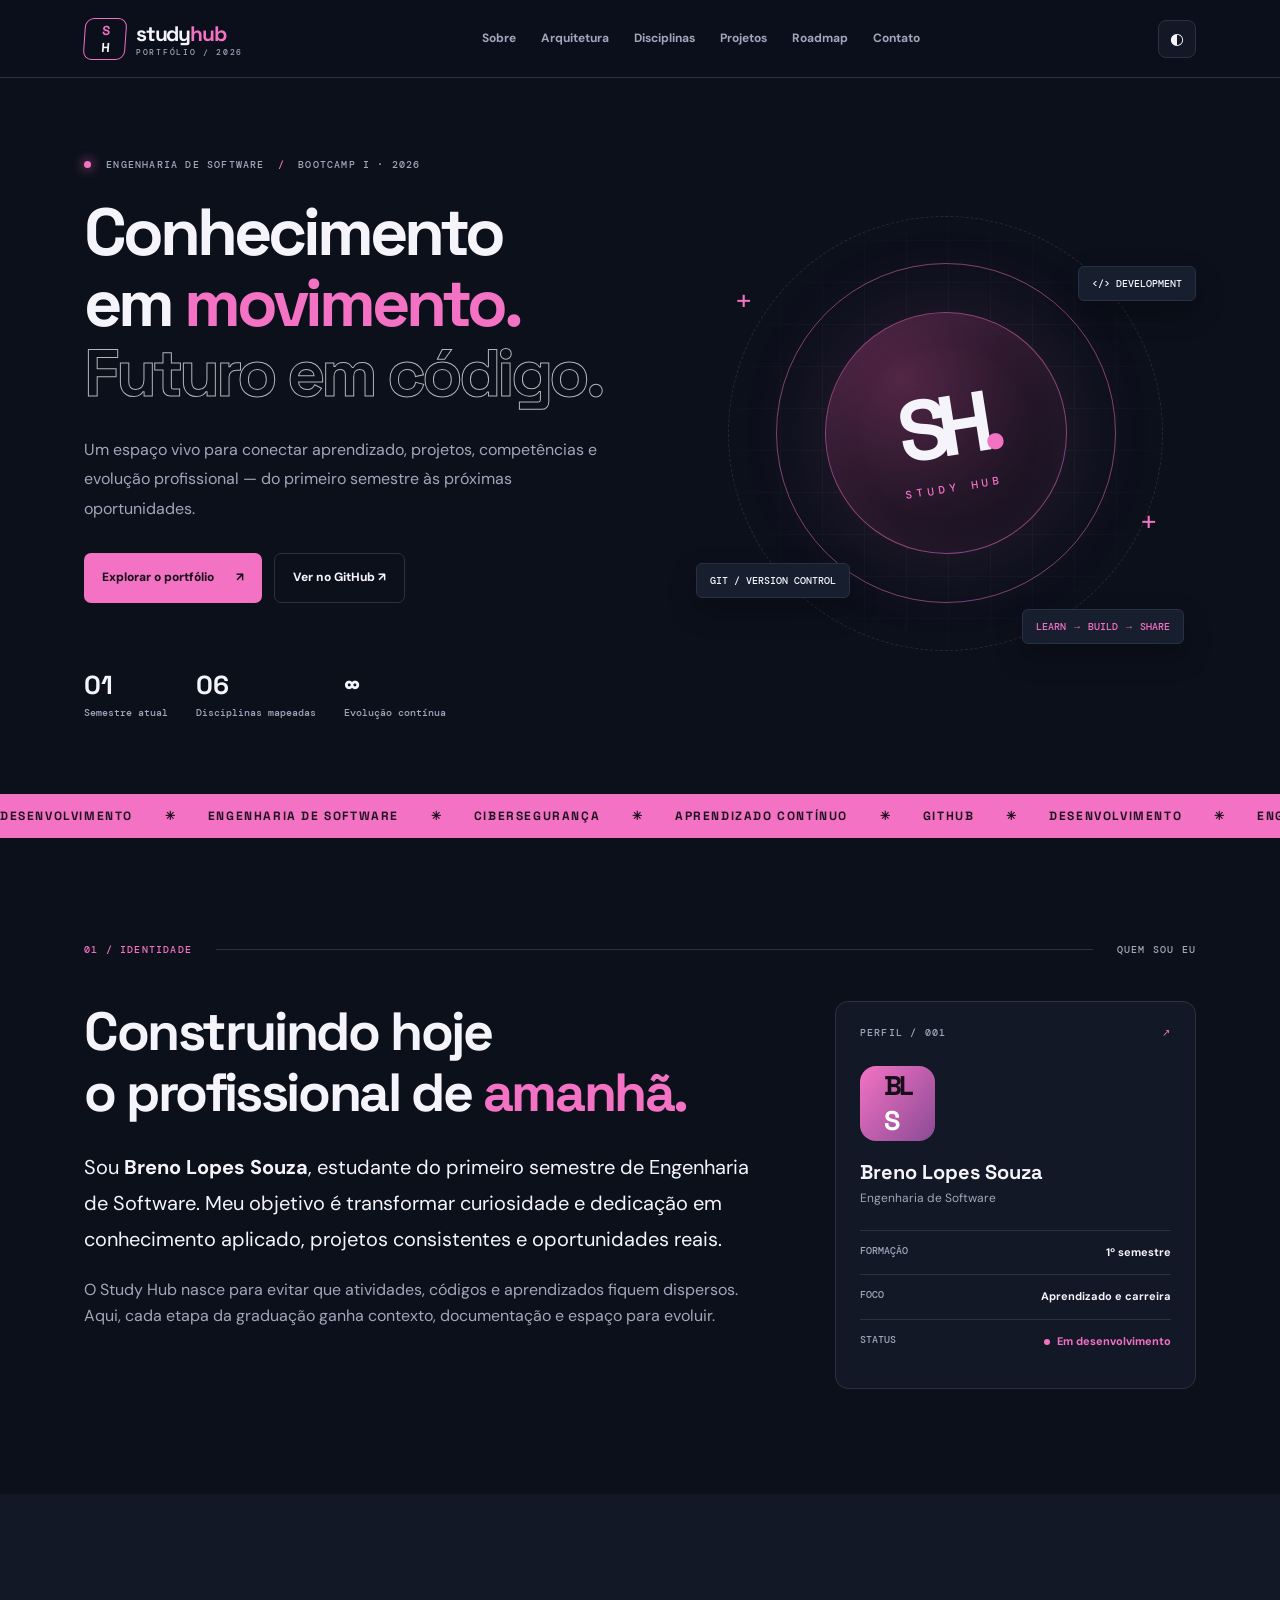
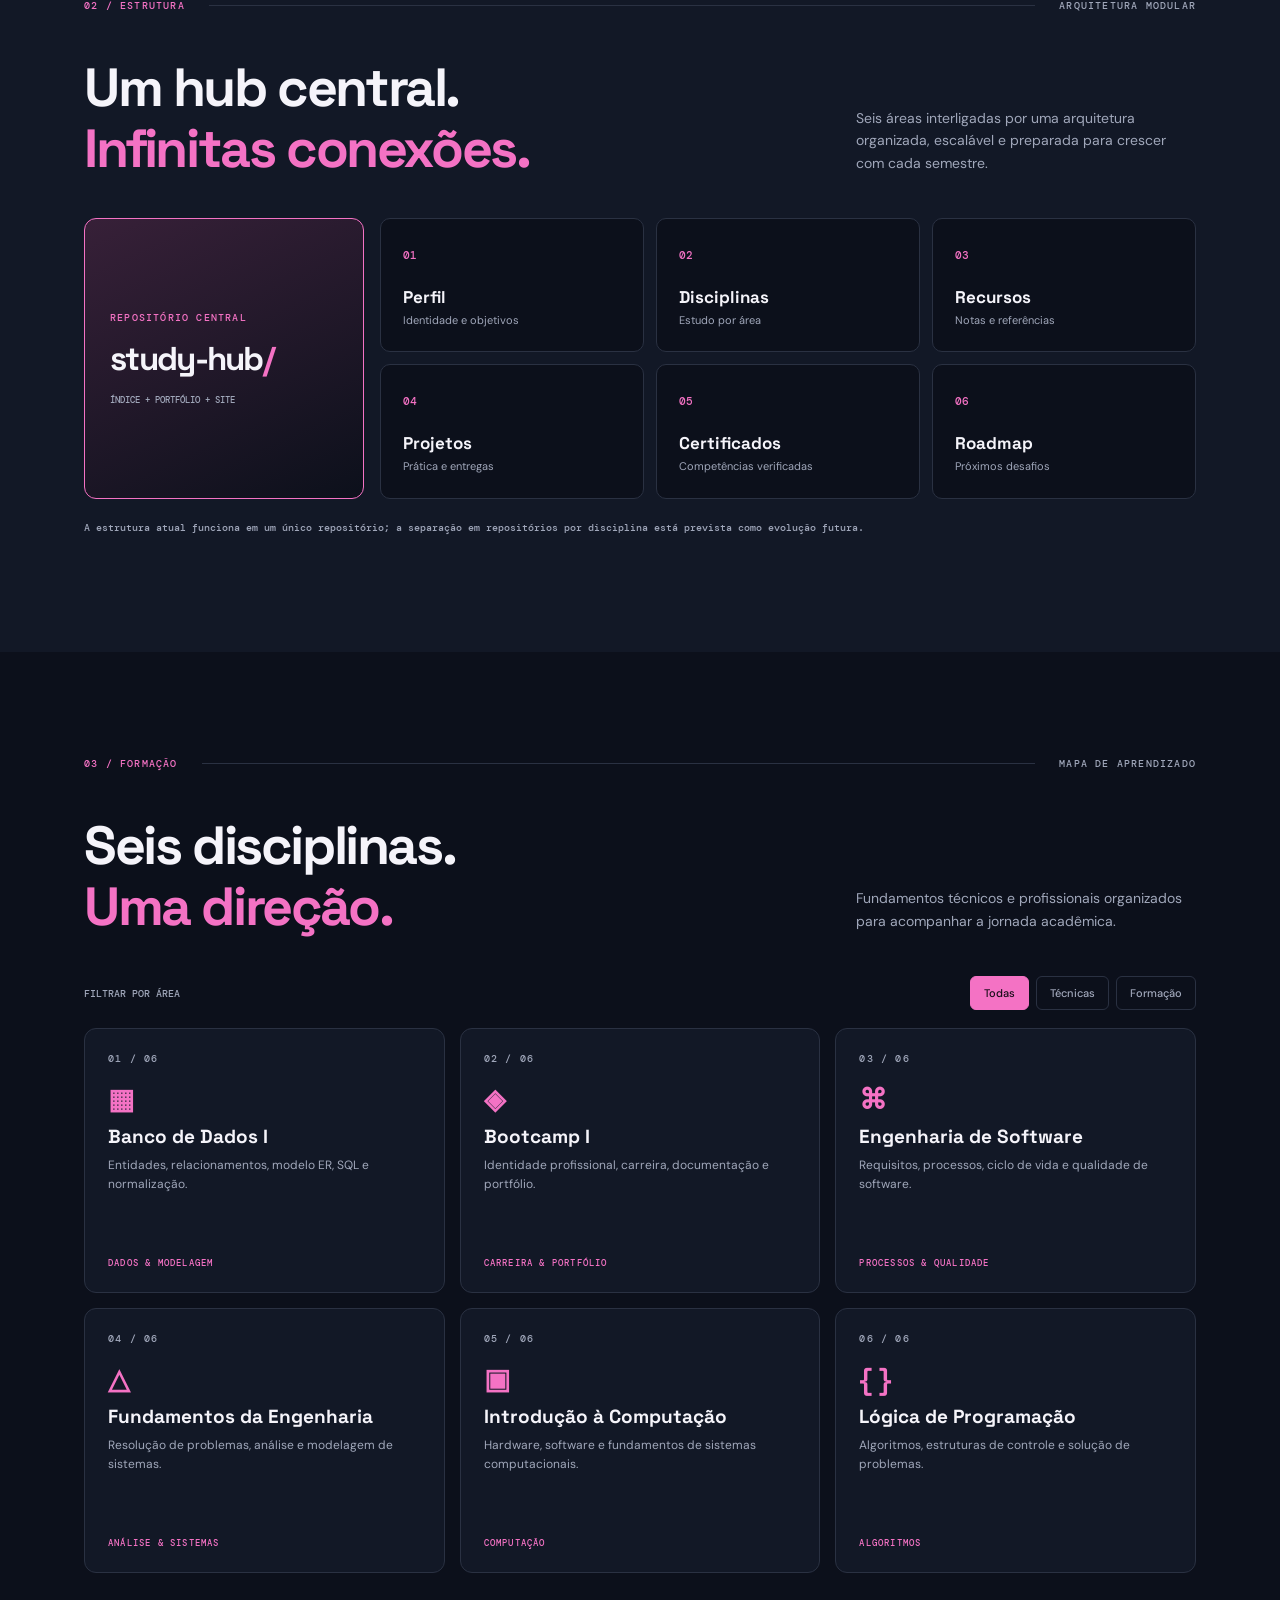
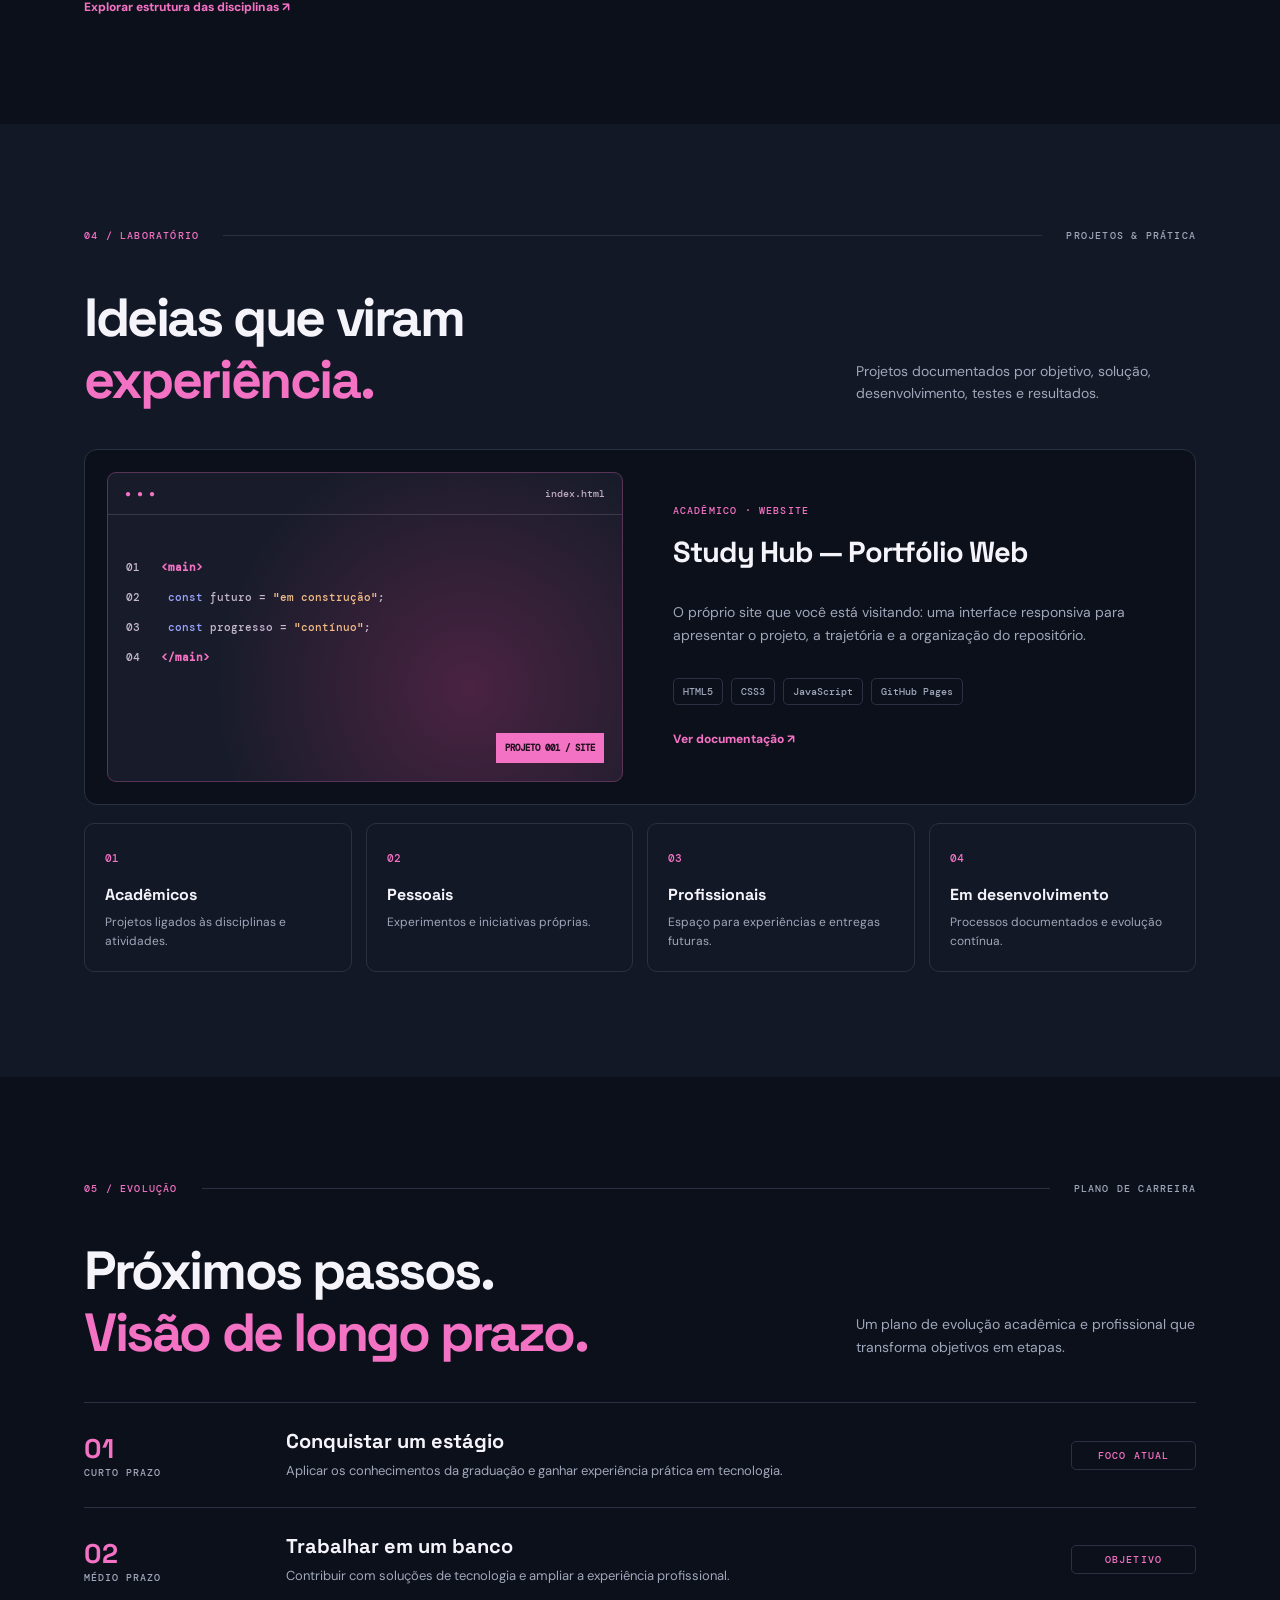
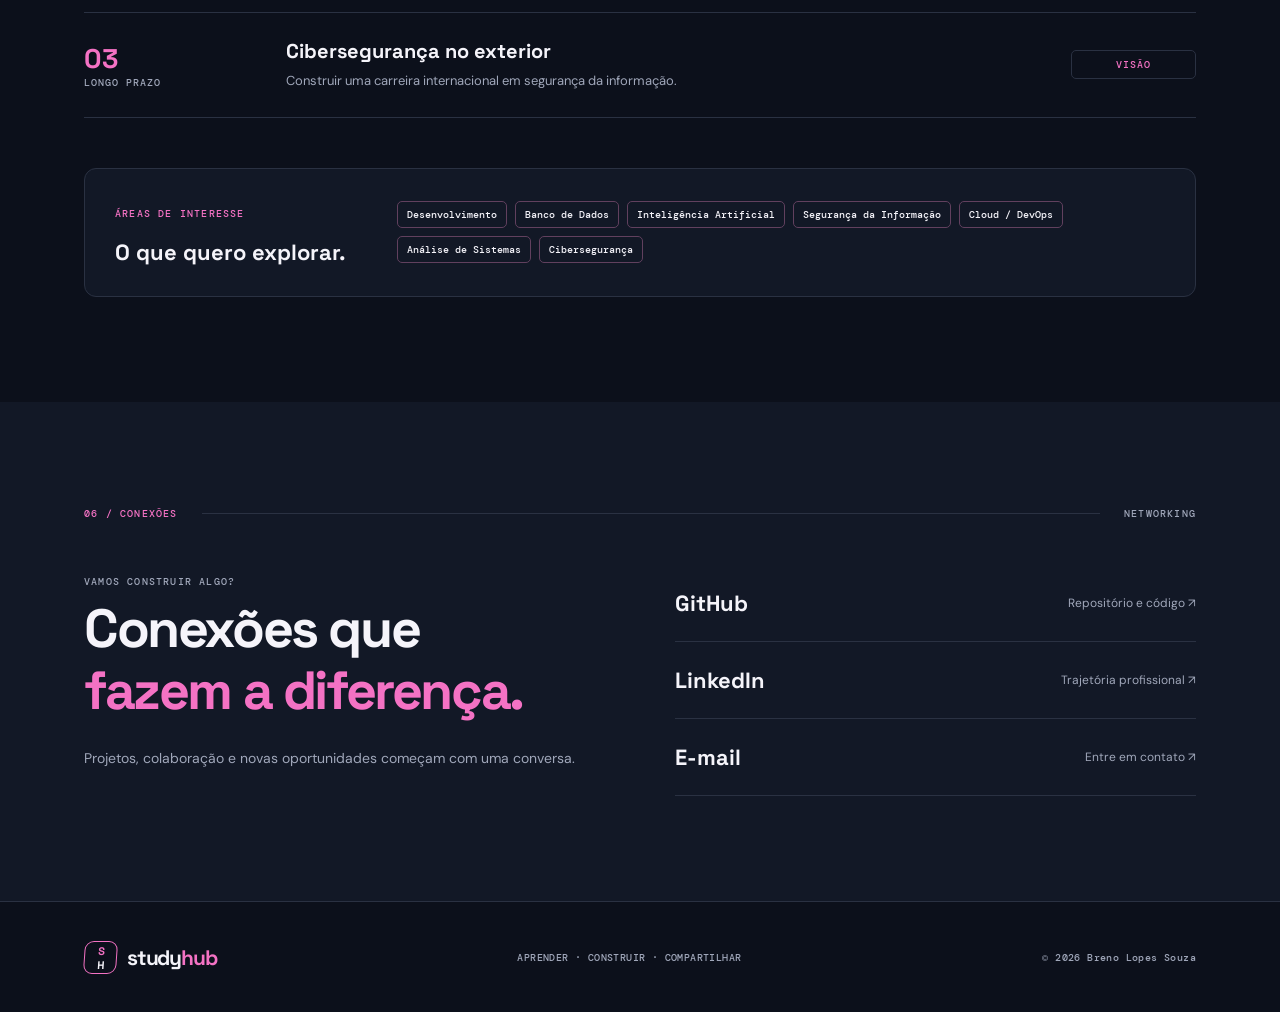
<file: docs/index.html>
<!doctype html>
<html lang="pt-BR">
<head>
  <meta charset="utf-8"><meta name="viewport" content="width=device-width, initial-scale=1">
  <meta name="description" content="Study Hub: portfólio acadêmico e profissional de Breno Lopes Souza, estudante de Engenharia de Software.">
  <meta name="theme-color" content="#0c101b"><title>Study Hub — Breno Lopes Souza</title>
  <link rel="icon" href="assets/img/favicon.svg" type="image/svg+xml">
  <link rel="stylesheet" href="assets/css/styles.css">
  <script src="assets/js/config.js" defer></script><script src="assets/js/main.js" defer></script>
</head>
<body>
<a class="skip" href="#conteudo">Pular para conteúdo</a>
<header class="header"><div class="container nav"><a class="logo" href="#inicio" aria-label="Study Hub início"><span class="logo-symbol">S<span>H</span></span><span>study<span class="pink">hub</span><small>PORTFÓLIO / 2026</small></span></a><button id="menuBtn" class="menu-btn" type="button" aria-controls="menu" aria-expanded="false" aria-label="Abrir menu">☰</button><nav id="menu" aria-label="Navegação principal"><a href="#sobre">Sobre</a><a href="#arquitetura">Arquitetura</a><a href="#disciplinas">Disciplinas</a><a href="#projetos">Projetos</a><a href="#roadmap">Roadmap</a><a href="#contato">Contato</a></nav><button id="themeBtn" class="theme-btn" type="button" aria-label="Alternar tema" title="Alternar tema">◐</button></div></header>
<main id="conteudo">
<section id="inicio" class="hero container"><div class="hero-left"><p class="eyebrow"><span class="dot"></span> ENGENHARIA DE SOFTWARE <span class="slash">/</span> BOOTCAMP I · 2026</p><h1>Conhecimento<br>em <em>movimento.</em><br><span class="outline">Futuro em código.</span></h1><p class="lead">Um espaço vivo para conectar aprendizado, projetos, competências e evolução profissional — do primeiro semestre às próximas oportunidades.</p><div class="actions"><a class="btn primary" href="#projetos">Explorar o portfólio <span>↗</span></a><a class="btn ghost" data-github href="https://github.com/">Ver no GitHub ↗</a></div><div class="hero-foot"><span><strong>01</strong> Semestre atual</span><span><strong>06</strong> Disciplinas mapeadas</span><span><strong>∞</strong> Evolução contínua</span></div></div><div class="hero-art" aria-hidden="true"><div class="art-grid"></div><div class="orbit orbit-a"></div><div class="orbit orbit-b"></div><div class="central-circle"><span class="central-monogram">SH<span>.</span></span><small>STUDY HUB</small></div><div class="float-tag tag-a">&lt;/&gt; DEVELOPMENT</div><div class="float-tag tag-b">GIT / VERSION CONTROL</div><div class="float-tag tag-c">LEARN → BUILD → SHARE</div><div class="cross cross-a">+</div><div class="cross cross-b">+</div></div></section>
<div class="ticker" aria-hidden="true"><div>DESENVOLVIMENTO <span>✳</span> ENGENHARIA DE SOFTWARE <span>✳</span> CIBERSEGURANÇA <span>✳</span> APRENDIZADO CONTÍNUO <span>✳</span> GITHUB <span>✳</span> DESENVOLVIMENTO <span>✳</span> ENGENHARIA DE SOFTWARE <span>✳</span></div></div>
<section id="sobre" class="section container"><div class="section-top"><span class="index">01 / IDENTIDADE</span><span class="section-line"></span><span class="section-aside">QUEM SOU EU</span></div><div class="about-layout"><div><h2>Construindo hoje<br>o profissional de <span class="pink">amanhã.</span></h2><p class="copy-large">Sou <strong>Breno Lopes Souza</strong>, estudante do primeiro semestre de Engenharia de Software. Meu objetivo é transformar curiosidade e dedicação em conhecimento aplicado, projetos consistentes e oportunidades reais.</p><p class="muted">O Study Hub nasce para evitar que atividades, códigos e aprendizados fiquem dispersos. Aqui, cada etapa da graduação ganha contexto, documentação e espaço para evoluir.</p></div><div class="profile-card"><div class="card-kicker">PERFIL / 001 <span>↗</span></div><div class="avatar">BL<span>S</span></div><h3>Breno Lopes Souza</h3><p>Engenharia de Software</p><div class="profile-row"><span>FORMAÇÃO</span><strong>1º semestre</strong></div><div class="profile-row"><span>FOCO</span><strong>Aprendizado e carreira</strong></div><div class="profile-row"><span>STATUS</span><strong class="status"><i></i> Em desenvolvimento</strong></div></div></div></section>
<section id="arquitetura" class="section surface"><div class="container"><div class="section-top"><span class="index">02 / ESTRUTURA</span><span class="section-line"></span><span class="section-aside">ARQUITETURA MODULAR</span></div><div class="heading-split"><h2>Um hub central.<br><span class="pink">Infinitas conexões.</span></h2><p>Seis áreas interligadas por uma arquitetura organizada, escalável e preparada para crescer com cada semestre.</p></div><div class="architecture"><div class="arch-core"><span class="mini-label">REPOSITÓRIO CENTRAL</span><strong>study-hub<span class="pink">/</span></strong><small>ÍNDICE + PORTFÓLIO + SITE</small></div><div class="arch-grid"><article><span>01</span><strong>Perfil</strong><p>Identidade e objetivos</p></article><article><span>02</span><strong>Disciplinas</strong><p>Estudo por área</p></article><article><span>03</span><strong>Recursos</strong><p>Notas e referências</p></article><article><span>04</span><strong>Projetos</strong><p>Prática e entregas</p></article><article><span>05</span><strong>Certificados</strong><p>Competências verificadas</p></article><article><span>06</span><strong>Roadmap</strong><p>Próximos desafios</p></article></div></div><p class="small-note">A estrutura atual funciona em um único repositório; a separação em repositórios por disciplina está prevista como evolução futura.</p></div></section>
<section id="disciplinas" class="section container"><div class="section-top"><span class="index">03 / FORMAÇÃO</span><span class="section-line"></span><span class="section-aside">MAPA DE APRENDIZADO</span></div><div class="heading-split"><h2>Seis disciplinas.<br><span class="pink">Uma direção.</span></h2><p>Fundamentos técnicos e profissionais organizados para acompanhar a jornada acadêmica.</p></div><div class="filter-bar"><span>FILTRAR POR ÁREA</span><div role="group" aria-label="Filtro de disciplinas"><button class="filter active" data-filter="all" type="button" aria-pressed="true">Todas</button><button class="filter" data-filter="tecnica" type="button" aria-pressed="false">Técnicas</button><button class="filter" data-filter="formacao" type="button" aria-pressed="false">Formação</button></div></div><div class="subject-grid" id="subjectGrid">
<article class="subject" data-category="tecnica"><span class="subject-num">01 / 06</span><div class="subject-icon">▦</div><h3>Banco de Dados I</h3><p>Entidades, relacionamentos, modelo ER, SQL e normalização.</p><span class="subject-tag">DADOS & MODELAGEM</span></article>
<article class="subject" data-category="formacao"><span class="subject-num">02 / 06</span><div class="subject-icon">◈</div><h3>Bootcamp I</h3><p>Identidade profissional, carreira, documentação e portfólio.</p><span class="subject-tag">CARREIRA & PORTFÓLIO</span></article>
<article class="subject" data-category="tecnica"><span class="subject-num">03 / 06</span><div class="subject-icon">⌘</div><h3>Engenharia de Software</h3><p>Requisitos, processos, ciclo de vida e qualidade de software.</p><span class="subject-tag">PROCESSOS & QUALIDADE</span></article>
<article class="subject" data-category="formacao"><span class="subject-num">04 / 06</span><div class="subject-icon">△</div><h3>Fundamentos da Engenharia</h3><p>Resolução de problemas, análise e modelagem de sistemas.</p><span class="subject-tag">ANÁLISE & SISTEMAS</span></article>
<article class="subject" data-category="tecnica"><span class="subject-num">05 / 06</span><div class="subject-icon">▣</div><h3>Introdução à Computação</h3><p>Hardware, software e fundamentos de sistemas computacionais.</p><span class="subject-tag">COMPUTAÇÃO</span></article>
<article class="subject" data-category="tecnica"><span class="subject-num">06 / 06</span><div class="subject-icon">{ }</div><h3>Lógica de Programação</h3><p>Algoritmos, estruturas de controle e solução de problemas.</p><span class="subject-tag">ALGORITMOS</span></article>
</div><a class="inline-link" data-repo-path="disciplinas/" href="https://github.com/">Explorar estrutura das disciplinas <span>↗</span></a></section>
<section id="projetos" class="section surface"><div class="container"><div class="section-top"><span class="index">04 / LABORATÓRIO</span><span class="section-line"></span><span class="section-aside">PROJETOS & PRÁTICA</span></div><div class="heading-split"><h2>Ideias que viram<br><span class="pink">experiência.</span></h2><p>Projetos documentados por objetivo, solução, desenvolvimento, testes e resultados.</p></div><div class="projects"><article class="project-feature"><div class="project-visual"><div class="visual-top"><span>● ● ●</span><span>index.html</span></div><div class="visual-code"><span>01&nbsp;&nbsp; <b>&lt;main&gt;</b></span><span>02&nbsp;&nbsp;&nbsp; <i>const</i> futuro = <em>"em construção"</em>;</span><span>03&nbsp;&nbsp;&nbsp; <i>const</i> progresso = <em>"contínuo"</em>;</span><span>04&nbsp;&nbsp; <b>&lt;/main&gt;</b></span></div><div class="visual-badge">PROJETO 001 / SITE</div></div><div class="project-info"><span class="project-type">ACADÊMICO · WEBSITE</span><h3>Study Hub — Portfólio Web</h3><p>O próprio site que você está visitando: uma interface responsiva para apresentar o projeto, a trajetória e a organização do repositório.</p><div class="pills"><span>HTML5</span><span>CSS3</span><span>JavaScript</span><span>GitHub Pages</span></div><a class="inline-link" data-repo-path="projetos/academicos/study-hub-site/" href="https://github.com/">Ver documentação ↗</a></div></article><div class="project-types"><div><span>01</span><h3>Acadêmicos</h3><p>Projetos ligados às disciplinas e atividades.</p></div><div><span>02</span><h3>Pessoais</h3><p>Experimentos e iniciativas próprias.</p></div><div><span>03</span><h3>Profissionais</h3><p>Espaço para experiências e entregas futuras.</p></div><div><span>04</span><h3>Em desenvolvimento</h3><p>Processos documentados e evolução contínua.</p></div></div></div></div></section>
<section id="roadmap" class="section container"><div class="section-top"><span class="index">05 / EVOLUÇÃO</span><span class="section-line"></span><span class="section-aside">PLANO DE CARREIRA</span></div><div class="heading-split"><h2>Próximos passos.<br><span class="pink">Visão de longo prazo.</span></h2><p>Um plano de evolução acadêmica e profissional que transforma objetivos em etapas.</p></div><div class="timeline"><div><span class="time-index">01 <small>CURTO PRAZO</small></span><div><h3>Conquistar um estágio</h3><p>Aplicar os conhecimentos da graduação e ganhar experiência prática em tecnologia.</p></div><span class="time-state">FOCO ATUAL</span></div><div><span class="time-index">02 <small>MÉDIO PRAZO</small></span><div><h3>Trabalhar em um banco</h3><p>Contribuir com soluções de tecnologia e ampliar a experiência profissional.</p></div><span class="time-state">OBJETIVO</span></div><div><span class="time-index">03 <small>LONGO PRAZO</small></span><div><h3>Cibersegurança no exterior</h3><p>Construir uma carreira internacional em segurança da informação.</p></div><span class="time-state">VISÃO</span></div></div><div class="interest-box"><div><span class="index">ÁREAS DE INTERESSE</span><h3>O que quero explorar.</h3></div><div class="interest-tags"><span>Desenvolvimento</span><span>Banco de Dados</span><span>Inteligência Artificial</span><span>Segurança da Informação</span><span>Cloud / DevOps</span><span>Análise de Sistemas</span><span>Cibersegurança</span></div></div></section>
<section id="contato" class="section contact surface"><div class="container"><div class="section-top"><span class="index">06 / CONEXÕES</span><span class="section-line"></span><span class="section-aside">NETWORKING</span></div><div class="contact-layout"><div><p class="eyebrow">VAMOS CONSTRUIR ALGO?</p><h2>Conexões que<br><em>fazem a diferença.</em></h2><p>Projetos, colaboração e novas oportunidades começam com uma conversa.</p></div><div class="contact-list"><a data-github href="https://github.com/" target="_blank" rel="noopener noreferrer"><span>GitHub</span><span>Repositório e código ↗</span></a><a data-linkedin href="https://www.linkedin.com/" target="_blank" rel="noopener noreferrer"><span>LinkedIn</span><span>Trajetória profissional ↗</span></a><a data-email href="mailto:"><span>E-mail</span><span>Entre em contato ↗</span></a></div></div></div></section>
</main><footer><div class="container footer"><a href="#inicio" class="logo"><span class="logo-symbol">S<span>H</span></span><span>study<span class="pink">hub</span></span></a><span>APRENDER · CONSTRUIR · COMPARTILHAR</span><span>© <span id="year">2026</span> Breno Lopes Souza</span></div></footer>
</body></html>
</file>
<file: docs/assets/css/styles.css>
@import url('https://fonts.googleapis.com/css2?family=DM+Mono:wght@400;500&family=DM+Sans:wght@400;500;600;700;800&family=Space+Grotesk:wght@400;500;600;700&display=swap');
:root{--bg:#0c101b;--panel:#121826;--panel2:#171e2e;--text:#f5f4fa;--muted:#a0a7ba;--border:#2a3142;--pink:#f472c4;--pink2:#fd9ddb;--ink:#090b12;--max:1160px}*{box-sizing:border-box}html{scroll-behavior:smooth;scroll-padding-top:90px}body{margin:0;background:var(--bg);color:var(--text);font-family:'DM Sans',system-ui,sans-serif;line-height:1.6}a{color:inherit;text-decoration:none}button{font:inherit}button:focus-visible,a:focus-visible{outline:2px solid var(--pink);outline-offset:4px}.container{max-width:var(--max);margin:auto;padding-left:24px;padding-right:24px}.skip{position:absolute;left:-9999px;top:10px;z-index:50;background:var(--pink);color:#111;padding:10px}.skip:focus{left:10px}.pink{color:var(--pink)}.header{height:78px;position:sticky;top:0;z-index:20;background:color-mix(in srgb,var(--bg) 93%,transparent);backdrop-filter:blur(14px);border-bottom:1px solid var(--border)}.nav{height:100%;display:flex;align-items:center;gap:25px;justify-content:space-between}.logo{display:flex;align-items:center;gap:10px;font:700 21px 'Space Grotesk',sans-serif;letter-spacing:-1.2px;white-space:nowrap}.logo-symbol{display:grid;place-content:center;width:42px;height:42px;border:1px solid var(--pink);border-radius:9px;color:var(--pink);font-size:13px;letter-spacing:-2px;transform:skew(-4deg)}.logo-symbol span{color:var(--text)}.logo small{display:block;color:var(--muted);font:500 8px 'DM Mono',monospace;letter-spacing:1.7px}.nav nav{display:flex;gap:25px;align-items:center}.nav nav a{color:var(--muted);font-size:12px;font-weight:700;transition:color .2s}.nav nav a:hover{color:var(--pink)}.theme-btn,.menu-btn{border:1px solid var(--border);background:var(--panel);color:var(--text);border-radius:8px;min-width:38px;height:38px;cursor:pointer}.menu-btn{display:none}.hero{min-height:660px;display:grid;grid-template-columns:1.08fr .92fr;gap:25px;align-items:center;padding-top:70px;padding-bottom:75px}.eyebrow,.index,.section-aside,.mini-label,.card-kicker,.subject-num,.subject-tag,.project-type,.time-state,.small-note{font:500 10px 'DM Mono',monospace;letter-spacing:1.2px}.eyebrow{color:var(--muted)}.dot{display:inline-block;background:var(--pink);width:7px;height:7px;border-radius:50%;margin-right:8px;box-shadow:0 0 12px var(--pink)}.slash{color:var(--pink);padding:0 6px}.hero h1{font:700 clamp(46px,5.2vw,72px)/1.06 'Space Grotesk',sans-serif;letter-spacing:-4px;margin:26px 0}.hero h1 em,.contact h2 em{color:var(--pink);font-style:normal}.outline{color:transparent;-webkit-text-stroke:1px color-mix(in srgb,var(--text) 72%,transparent)}.lead{max-width:540px;color:var(--muted);font-size:16px;line-height:1.85}.actions{display:flex;gap:12px;margin-top:30px;flex-wrap:wrap}.btn{display:inline-flex;align-items:center;gap:22px;padding:14px 18px;font-size:12px;font-weight:800;border-radius:7px;transition:transform .2s}.btn:hover{transform:translateY(-3px)}.btn.primary{background:var(--pink);color:#17101a}.btn.ghost{border:1px solid var(--border)}.hero-foot{display:flex;gap:28px;margin-top:65px;color:var(--muted);font:500 10px 'DM Mono',monospace}.hero-foot strong{display:block;color:var(--text);font:700 26px 'Space Grotesk';margin-bottom:4px}.hero-art{height:470px;position:relative;display:grid;place-items:center;isolation:isolate}.art-grid{position:absolute;inset:0;background-image:linear-gradient(to right,var(--border) 1px,transparent 1px),linear-gradient(to bottom,var(--border) 1px,transparent 1px);background-size:42px 42px;opacity:.32;mask-image:radial-gradient(circle,#000 20%,transparent 75%)}.orbit{position:absolute;border:1px solid color-mix(in srgb,var(--pink) 50%,transparent);border-radius:50%}.orbit-a{width:340px;height:340px}.orbit-b{width:435px;height:435px;border-style:dashed;opacity:.35}.central-circle{width:242px;height:242px;border-radius:50%;background:radial-gradient(circle at 35% 25%,#532646,#241628 55%,#0c101b 90%);border:1px solid #8c4378;box-shadow:0 0 95px #f472c422,inset 0 0 40px #f472c417;display:flex;flex-direction:column;align-items:center;justify-content:center;transform:rotate(-9deg)}.central-monogram{font:700 85px 'Space Grotesk';letter-spacing:-13px}.central-monogram span{color:var(--pink)}.central-circle small{font:500 11px 'DM Mono';letter-spacing:4px;color:var(--pink)}.float-tag{position:absolute;background:var(--panel2);border:1px solid var(--border);border-radius:6px;padding:10px 13px;font:500 10px 'DM Mono';color:var(--text);box-shadow:0 12px 28px #0004}.tag-a{top:68px;right:0}.tag-b{bottom:70px;left:0}.tag-c{bottom:24px;right:12px;color:var(--pink)}.cross{position:absolute;color:var(--pink);font-size:28px}.cross-a{left:40px;top:80px}.cross-b{right:40px;bottom:125px}.ticker{background:var(--pink);color:#201121;overflow:hidden;white-space:nowrap;font:800 12px 'Space Grotesk';letter-spacing:1.6px;padding:14px 0}.ticker div{min-width:max-content;animation:marquee 35s linear infinite}.ticker span{padding:0 27px}@keyframes marquee{to{transform:translateX(-35%)}}.section{padding-top:105px;padding-bottom:105px}.section-top{display:flex;align-items:center;gap:24px;margin-bottom:45px}.index{color:var(--pink);white-space:nowrap}.section-line{height:1px;background:var(--border);flex:1}.section-aside{color:var(--muted);white-space:nowrap}.section h2{font:700 clamp(34px,4.2vw,55px)/1.15 'Space Grotesk';letter-spacing:-2.4px;margin:0 0 25px}.about-layout{display:grid;grid-template-columns:1.3fr .7fr;gap:80px;align-items:start}.copy-large{font-size:20px;line-height:1.8;max-width:710px}.muted{color:var(--muted);max-width:710px}.profile-card{background:var(--panel);border:1px solid var(--border);padding:24px;border-radius:13px}.card-kicker{display:flex;justify-content:space-between;color:var(--muted)}.card-kicker span{color:var(--pink)}.avatar{width:75px;height:75px;border-radius:16px;background:linear-gradient(130deg,#f472c4,#8a4b95);display:grid;place-content:center;color:#180e1a;font:700 27px 'Space Grotesk';letter-spacing:-3px;margin:27px 0 18px}.avatar span{color:#fff}.profile-card h3{font:700 20px 'Space Grotesk';margin:0}.profile-card>p{color:var(--muted);font-size:12px;margin:4px 0 22px}.profile-row{display:flex;justify-content:space-between;gap:12px;border-top:1px solid var(--border);padding:13px 0;font-size:11px}.profile-row>span{color:var(--muted);font:500 10px 'DM Mono'}.profile-row strong{font-weight:700;text-align:right}.status{color:var(--pink)}.status i{display:inline-block;width:6px;height:6px;border-radius:50%;background:var(--pink);margin-right:4px}.surface{background:var(--panel)}.heading-split{display:flex;justify-content:space-between;gap:40px;align-items:end;margin-bottom:38px}.heading-split h2{margin:0}.heading-split>p{max-width:340px;color:var(--muted);font-size:14px;margin:0 0 6px}.architecture{display:grid;grid-template-columns:280px 1fr;gap:16px}.arch-core{border:1px solid var(--pink);background:linear-gradient(155deg,#372038,var(--bg));border-radius:12px;padding:25px;display:flex;flex-direction:column;justify-content:center;gap:14px;min-height:270px}.arch-core .mini-label{color:var(--pink)}.arch-core strong{font:700 33px 'Space Grotesk';letter-spacing:-1.7px}.arch-core small{font:500 9px 'DM Mono';color:var(--muted)}.arch-grid{display:grid;grid-template-columns:repeat(3,1fr);gap:12px}.arch-grid article{background:var(--bg);border:1px solid var(--border);border-radius:10px;padding:22px;transition:border-color .2s}.arch-grid article:hover{border-color:var(--pink)}.arch-grid article>span{font:500 11px 'DM Mono';color:var(--pink)}.arch-grid strong{display:block;margin-top:19px;font:700 17px 'Space Grotesk'}.arch-grid p{color:var(--muted);font-size:11px;margin:4px 0 0}.small-note{color:var(--muted);letter-spacing:0;margin-top:20px;line-height:1.8}.filter-bar{display:flex;align-items:center;justify-content:space-between;gap:12px;margin-bottom:18px;color:var(--muted);font:500 10px 'DM Mono'}.filter-bar>div{display:flex;gap:7px}.filter{border:1px solid var(--border);background:transparent;color:var(--muted);padding:9px 13px;border-radius:6px;cursor:pointer;font:500 11px 'DM Sans'}.filter.active,.filter:hover{background:var(--pink);border-color:var(--pink);color:#170d18}.subject-grid{display:grid;grid-template-columns:repeat(3,1fr);gap:15px}.subject{min-height:265px;border:1px solid var(--border);border-radius:12px;padding:23px;background:var(--panel);display:flex;flex-direction:column;transition:transform .2s,border-color .2s}.subject:hover{transform:translateY(-4px);border-color:#f472c480}.subject[hidden]{display:none}.subject-num{color:var(--muted)}.subject-icon{font:700 28px 'Space Grotesk';color:var(--pink);margin:16px 0 7px}.subject h3{font:700 19px 'Space Grotesk';margin:0 0 7px}.subject p{color:var(--muted);font-size:12px;margin:0 0 20px}.subject-tag{color:var(--pink);margin-top:auto;font-size:9px}.inline-link{display:inline-block;color:var(--pink);font-size:12px;font-weight:800;margin-top:25px}.inline-link:hover{text-decoration:underline}.project-feature{display:grid;grid-template-columns:1fr 1fr;gap:35px;border:1px solid var(--border);border-radius:13px;padding:22px;background:var(--bg)}.project-visual{min-height:310px;border-radius:9px;background:radial-gradient(circle at 70% 70%,#4a2342,#181c2a 60%);border:1px solid #5a3457;position:relative;overflow:hidden}.visual-top{display:flex;justify-content:space-between;border-bottom:1px solid #ffffff22;padding:14px 17px;color:#c0abc4;font:500 10px 'DM Mono'}.visual-top span:first-child{color:var(--pink)}.visual-code{display:flex;flex-direction:column;gap:16px;padding:45px 18px;font:500 11px 'DM Mono';color:#c5b7d0;white-space:nowrap}.visual-code b{color:var(--pink)}.visual-code i{color:#9aa5ff;font-style:normal}.visual-code em{color:#f1bb85;font-style:normal}.visual-badge{position:absolute;bottom:18px;right:18px;background:var(--pink);color:#21101e;font:700 9px 'DM Mono';padding:9px}.project-info{display:flex;flex-direction:column;justify-content:center;padding:15px}.project-type{color:var(--pink)}.project-info h3{font:700 29px 'Space Grotesk';letter-spacing:-1px;line-height:1.2;margin:18px 0}.project-info p{font-size:14px;color:var(--muted)}.pills,.interest-tags{display:flex;flex-wrap:wrap;gap:8px;margin-top:18px}.pills span,.interest-tags span{border:1px solid var(--border);border-radius:5px;padding:6px 9px;font:500 10px 'DM Mono';color:var(--muted)}.project-types{display:grid;grid-template-columns:repeat(4,1fr);gap:14px;margin-top:18px}.project-types>div{border:1px solid var(--border);border-radius:10px;padding:20px}.project-types span{color:var(--pink);font:500 11px 'DM Mono'}.project-types h3{font:700 16px 'Space Grotesk';margin:15px 0 8px}.project-types p{color:var(--muted);font-size:12px;margin:0}.timeline{border-top:1px solid var(--border)}.timeline>div{display:grid;grid-template-columns:180px 1fr 125px;gap:22px;align-items:center;border-bottom:1px solid var(--border);padding:25px 0}.time-index{color:var(--pink);font:700 27px 'Space Grotesk'}.time-index small{display:block;font:500 10px 'DM Mono';color:var(--muted);letter-spacing:1px}.timeline h3{font:700 20px 'Space Grotesk';margin:0 0 7px}.timeline p{color:var(--muted);font-size:13px;margin:0}.time-state{text-align:center;color:var(--pink);border:1px solid var(--border);border-radius:5px;padding:7px 4px}.interest-box{margin-top:50px;background:var(--panel);border:1px solid var(--border);border-radius:12px;padding:30px;display:grid;grid-template-columns:260px 1fr;gap:22px}.interest-box h3{font:700 22px 'Space Grotesk';margin:14px 0 0}.interest-tags{margin:0;align-content:center}.interest-tags span{color:var(--text);border-color:#61405e}.contact-layout{display:grid;grid-template-columns:1fr 1fr;gap:70px}.contact h2 em{font-style:normal}.contact-layout>div>p:last-child{color:var(--muted);font-size:14px}.contact-list a{display:flex;justify-content:space-between;align-items:center;gap:15px;border-bottom:1px solid var(--border);padding:24px 0;transition:padding .2s}.contact-list a:hover{padding-left:8px}.contact-list a span:first-child{font:700 22px 'Space Grotesk'}.contact-list a span:last-child{color:var(--muted);font-size:12px}footer{border-top:1px solid var(--border)}.footer{min-height:110px;display:flex;align-items:center;justify-content:space-between;gap:20px;color:var(--muted);font:500 10px 'DM Mono';letter-spacing:.4px}.footer .logo{color:var(--text)}.footer .logo-symbol{width:33px;height:33px;font-size:11px}
body.light{--bg:#f8f5fa;--panel:#fff;--panel2:#f1eaf3;--text:#211b2a;--muted:#655f70;--border:#ded6e2;--pink:#b42d85;--pink2:#a22278;--ink:#fff}body.light .central-circle{background:radial-gradient(circle at 35% 25%,#edb9da,#d9a2ce 55%,#f5edf4 90%)}body.light .arch-core{background:linear-gradient(155deg,#f5d3e9,#fff)}body.light .project-visual{background:radial-gradient(circle at 70% 70%,#f1d4e9,#d9d8e6 60%)}body.light .visual-code{color:#52445c}body.light .float-tag{box-shadow:0 12px 28px #0001}
@media(max-width:1000px){.nav nav{gap:13px}.nav nav a{font-size:11px}.hero h1{font-size:55px}.hero-art{height:420px}.orbit-b{width:360px;height:360px}.orbit-a{width:300px;height:300px}.architecture{grid-template-columns:1fr}.arch-core{min-height:150px}.about-layout{gap:35px}.project-types{grid-template-columns:repeat(2,1fr)}}
@media(max-width:760px){.header{height:70px}.nav{gap:12px}.menu-btn{display:block;margin-left:auto}.nav nav{display:none;position:absolute;top:69px;left:0;right:0;background:var(--panel);padding:18px 24px;border-bottom:1px solid var(--border);flex-direction:column;align-items:stretch;gap:16px}.nav nav.open{display:flex}.nav nav a{font-size:14px}.hero{grid-template-columns:1fr;min-height:auto;padding-top:70px}.hero h1{font-size:clamp(43px,9vw,65px);letter-spacing:-2.8px}.hero-art{height:380px}.hero-foot{margin-top:45px}.section{padding-top:75px;padding-bottom:75px}.about-layout,.contact-layout{grid-template-columns:1fr}.profile-card{max-width:440px}.heading-split{display:block}.heading-split>p{margin-top:20px}.arch-grid,.subject-grid{grid-template-columns:repeat(2,1fr)}.project-feature{grid-template-columns:1fr}.timeline>div{grid-template-columns:110px 1fr}.time-state{grid-column:2;justify-self:start}.interest-box{grid-template-columns:1fr}.footer{flex-wrap:wrap;padding-top:25px;padding-bottom:25px}.footer span:last-child{width:100%}}
@media(max-width:520px){.container{padding-left:19px;padding-right:19px}.logo{font-size:19px}.logo small{font-size:7px}.hero-art{height:310px}.central-circle{width:175px;height:175px}.central-monogram{font-size:65px}.orbit-a{width:245px;height:245px}.orbit-b{width:300px;height:300px}.float-tag{font-size:7px;padding:7px}.tag-a{right:0;top:20px}.tag-b{left:0;bottom:35px}.tag-c{right:0;bottom:8px}.hero-foot{gap:12px;flex-wrap:wrap}.hero-foot strong{font-size:20px}.section h2{font-size:36px;letter-spacing:-1.7px}.section-aside{display:none}.arch-grid,.subject-grid,.project-types{grid-template-columns:1fr}.subject{min-height:230px}.filter-bar{align-items:flex-start;flex-direction:column}.visual-code{font-size:8px;padding:45px 12px}.project-visual{min-height:260px}.timeline>div{grid-template-columns:1fr;gap:9px}.time-state{grid-column:1}.contact-list a span:first-child{font-size:18px}.contact-list a span:last-child{font-size:10px}}
@media(prefers-reduced-motion:reduce){html{scroll-behavior:auto}*,*::before,*::after{animation-duration:.01ms!important;transition-duration:.01ms!important}}
</file>
